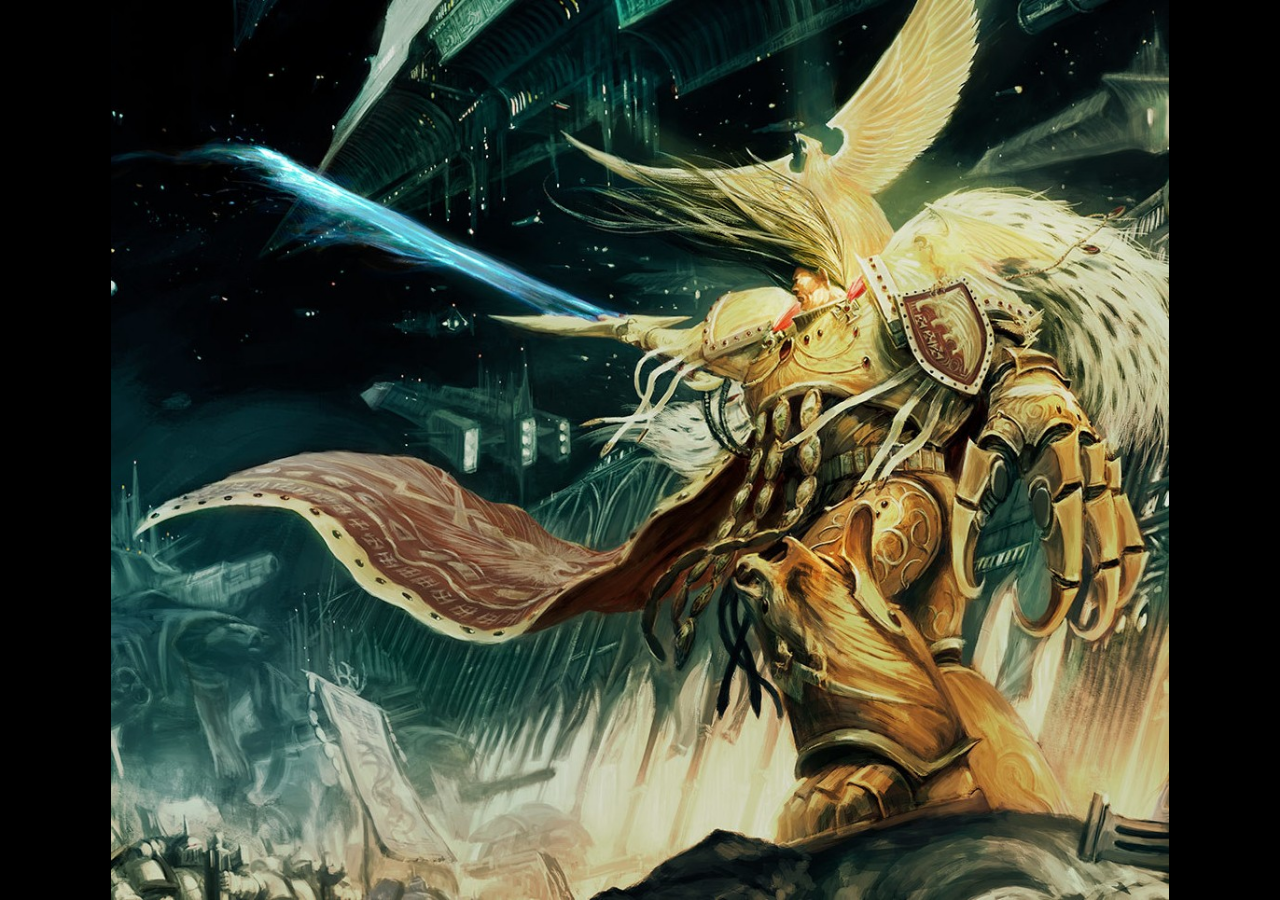
<file: primero/index.html>
<!DOCTYPE html>
<html lang="es">
<head>
    <meta charset="UTF-8">
    <meta name="viewport" content="width=device-width, initial-scale=1.0">
    <title>Desafío Borde onclick</title>
<link rel="stylesheet" href=".//assets/style.css">
    
<style>
   
    .imagen-desaf {
      cursor: pointer;
      width: 300px;
      transition: border 0.1s ease;
    }

    
    .borde-rojo {
      border: 2px solid red;
    }
  </style>
</head>
<body>

  <img id="emperor" src=".//assets/img/tze-kun-chin-the-emperor.jpg" alt="emperor">

  <script>

    const imagen = document.querySelector("#emperor");


    imagen.addEventListener("click", () => {
      
      if (imagen.classList.contains("borde-rojo")) {
  
        imagen.classList.remove("borde-rojo");
      } else {

        imagen.classList.add("borde-rojo");
      }

    });
  </script>
</body>
</html>
</file>
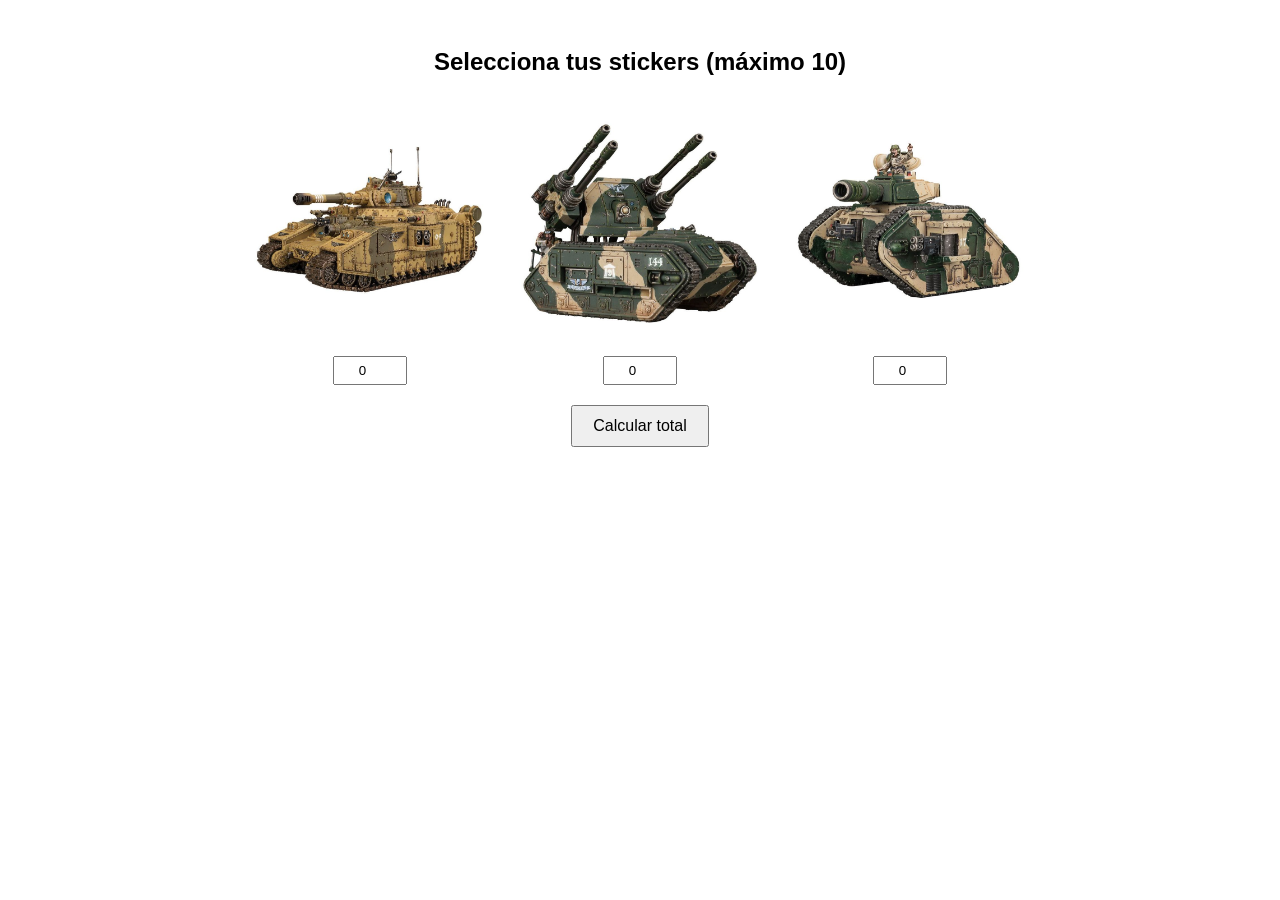
<file: segundo/index.html>
<!DOCTYPE html>
<html lang="es">
<head>
  <meta charset="UTF-8">
  <meta name="viewport" content="width=device-width, initial-scale=1.0">
  <title>Desafío Stickers</title>

  <link rel="stylesheet" href=".//assets/style.css">
</head>
<body>

  <h2>Selecciona tus stickers (máximo 10)</h2>

  <div class="stickers-container">
    <!-- Sticker 1 -->
    <div class="sticker-card">
      <img src=".//assets/img/baneblade.jpg" alt="baneblade">
      <input type="number" id="input-sticker1" value="0" min="0">
    </div>

    <!-- Sticker 2 -->
    <div class="sticker-card">
      <img src=".//assets/img/hydra.jpg" alt="hydra">
      <input type="number" id="input-sticker2" value="0" min="0">
    </div>

    <!-- Sticker 3 -->
    <div class="sticker-card">
      <img src=".//assets/img/lemanruss.jpg" alt="Sticker 3">
      <input type="number" id="input-sticker3" value="0" min="0">
    </div>
  </div>

  <!-- Botón para calcular -->
  <button id="btn-verificar">Calcular total</button>

  <!-- Párrafo donde se muestra el resultado -->
  <p id="resultado"></p>

  <script>
    const input1 = document.querySelector("#input-sticker1");
    const input2 = document.querySelector("#input-sticker2");
    const input3 = document.querySelector("#input-sticker3");
    const boton = document.querySelector("#btn-verificar");
    const resultado = document.querySelector("#resultado");

    boton.addEventListener("click", () => {
      const total = Number(input1.value) + Number(input2.value) + Number(input3.value);

      if (total <= 10) {
        resultado.textContent = `Llevas ${total} stickers`;
      } else {
        resultado.textContent = "Llevas demasiados stickers";
      }
    });
  </script>
</body>
</html>
</file>
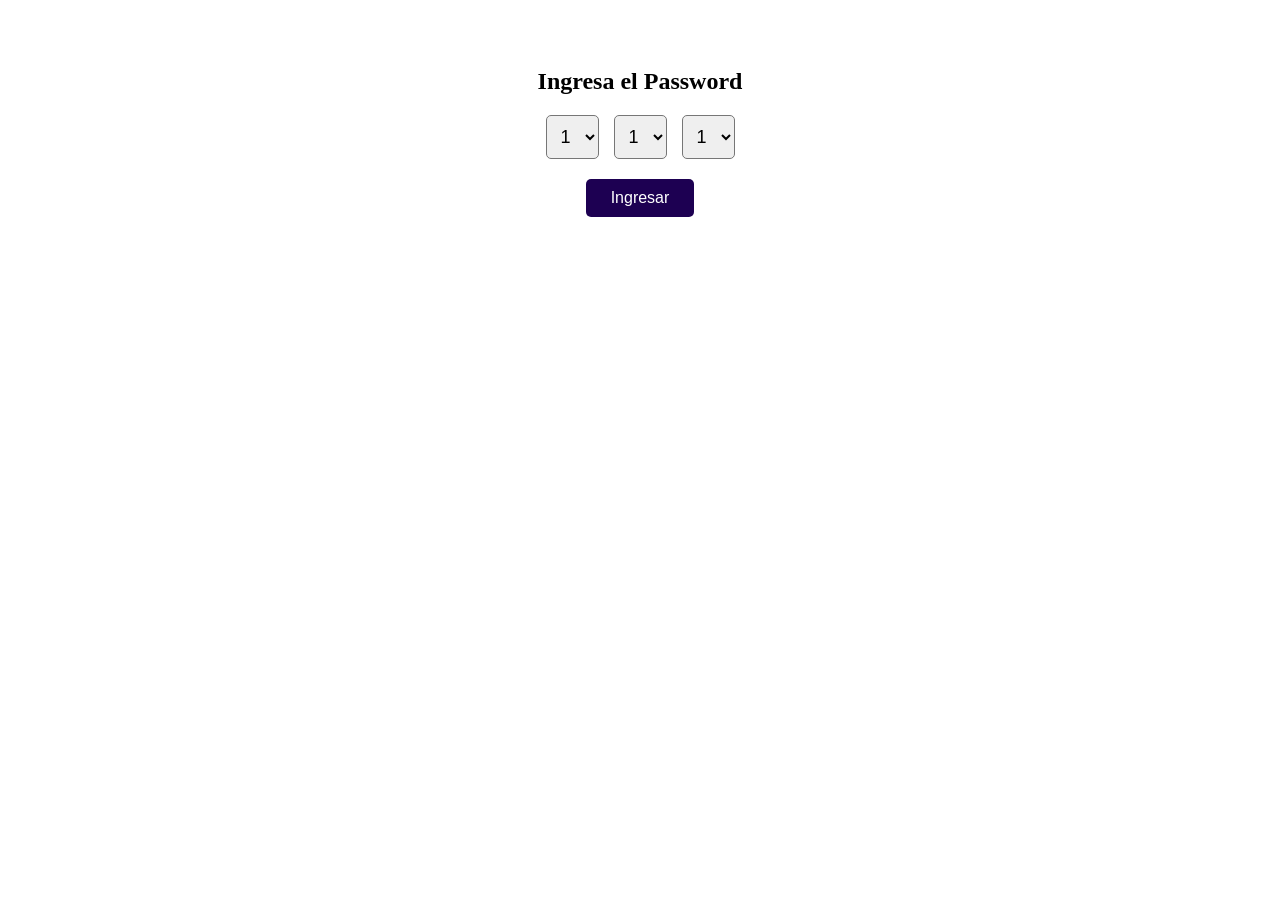
<file: tercero/index.html>
<!DOCTYPE html>
<html lang="es">
<head>
  <meta charset="UTF-8">
  <meta name="viewport" content="width=device-width, initial-scale=1.0">
  <title>Desafío Password</title>
  <link rel="stylesheet" href=".//assets/style.css">
</head>
<body>

  <h2>Ingresa el Password</h2>

  <div class="select-container">

    <select id="select1">
      <option value="1">1</option>
      <option value="2">2</option>
      <option value="3">3</option>
      <option value="4">4</option>
      <option value="5">5</option>
      <option value="6">6</option>
      <option value="7">7</option>
      <option value="8">8</option>
      <option value="9">9</option>
    </select>


    <select id="select2">
      <option value="1">1</option>
      <option value="2">2</option>
      <option value="3">3</option>
      <option value="4">4</option>
      <option value="5">5</option>
      <option value="6">6</option>
      <option value="7">7</option>
      <option value="8">8</option>
      <option value="9">9</option>
    </select>


    <select id="select3">
      <option value="1">1</option>
      <option value="2">2</option>
      <option value="3">3</option>
      <option value="4">4</option>
      <option value="5">5</option>
      <option value="6">6</option>
      <option value="7">7</option>
      <option value="8">8</option>
      <option value="9">9</option>
    </select>
  </div>

  <button id="btn-ingresar">Ingresar</button>


  <p id="resultado"></p>

  <script src=".//assets/index.js"></script>
</body>
</html>
</file>
<file: primero/assets/style.css>
html, body {
  margin: 0;
  padding: 0;
  width: 100%;
  height: 100vh;
  overflow: hidden;
}


body {
  display: flex;
  justify-content: center;
  align-items: center;
  background-color: #000;
}


#emperor {
  cursor: pointer;
  width: 100%;
  height: 100%;
  object-fit: contain; 
  box-sizing: border-box;
  transition: border 0.1s ease;
}


.borde-rojo {
  border: 4px solid red;
}
</file>
<file: segundo/assets/style.css>
body {
  font-family: Arial, sans-serif;
  text-align: center;
  padding: 20px;
}


.stickers-container {
  display: flex;
  justify-content: center;
  gap: 20px;
  margin-bottom: 20px;
}


.sticker-card {
  display: flex;
  flex-direction: column;
  align-items: center;
}

.sticker-card img {
  object-fit: cover;
  border-radius: 8px;
  width: 250px;
  height: 250px;
}

.sticker-card input {
  margin-top: 10px;
  width: 60px;
  padding: 5px;
  text-align: center;
}

button {
  padding: 10px 20px;
  font-size: 16px;
  cursor: pointer;
}

#resultado {
  font-size: 18px;
  font-weight: bold;
  margin-top: 15px;
}
</file>
<file: tercero/assets/style.css>
body {
  font-family: Georgia, 'Times New Roman', Times, serif, sans-serif;
  text-align: center;
  padding: 40px;
}

.select-container {
  display: flex;
  justify-content: center;
  gap: 15px;
  margin-bottom: 20px;
}

select {
  padding: 10px;
  font-size: 18px;
  border-radius: 5px;
  cursor: pointer;
}

button {
  padding: 10px 25px;
  font-size: 16px;
  cursor: pointer;
  background-color: #1d0052;
  color: white;
  border: none;
  border-radius: 5px;
}

button:hover {
  background-color: #9900ff;
}

#resultado {
  font-size: 18px;
  font-weight: bold;
  margin-top: 20px;
}
</file>
